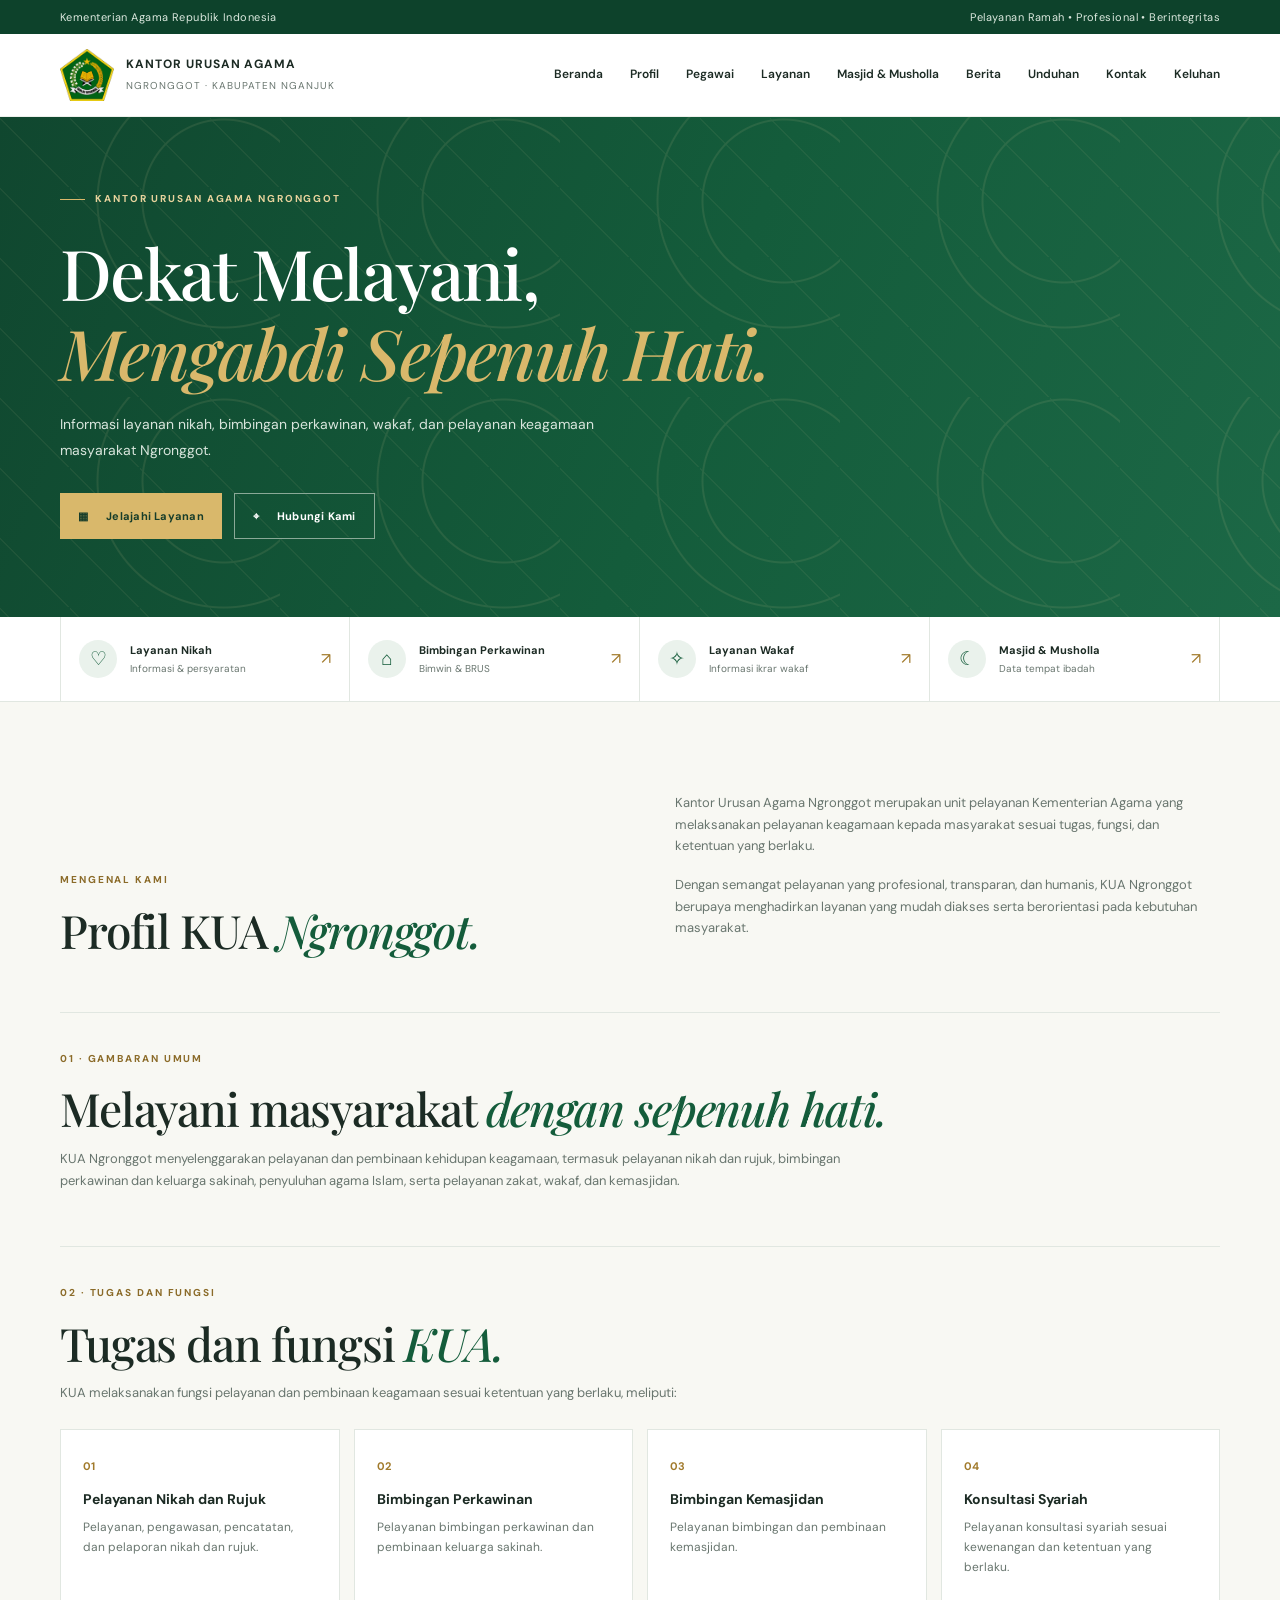
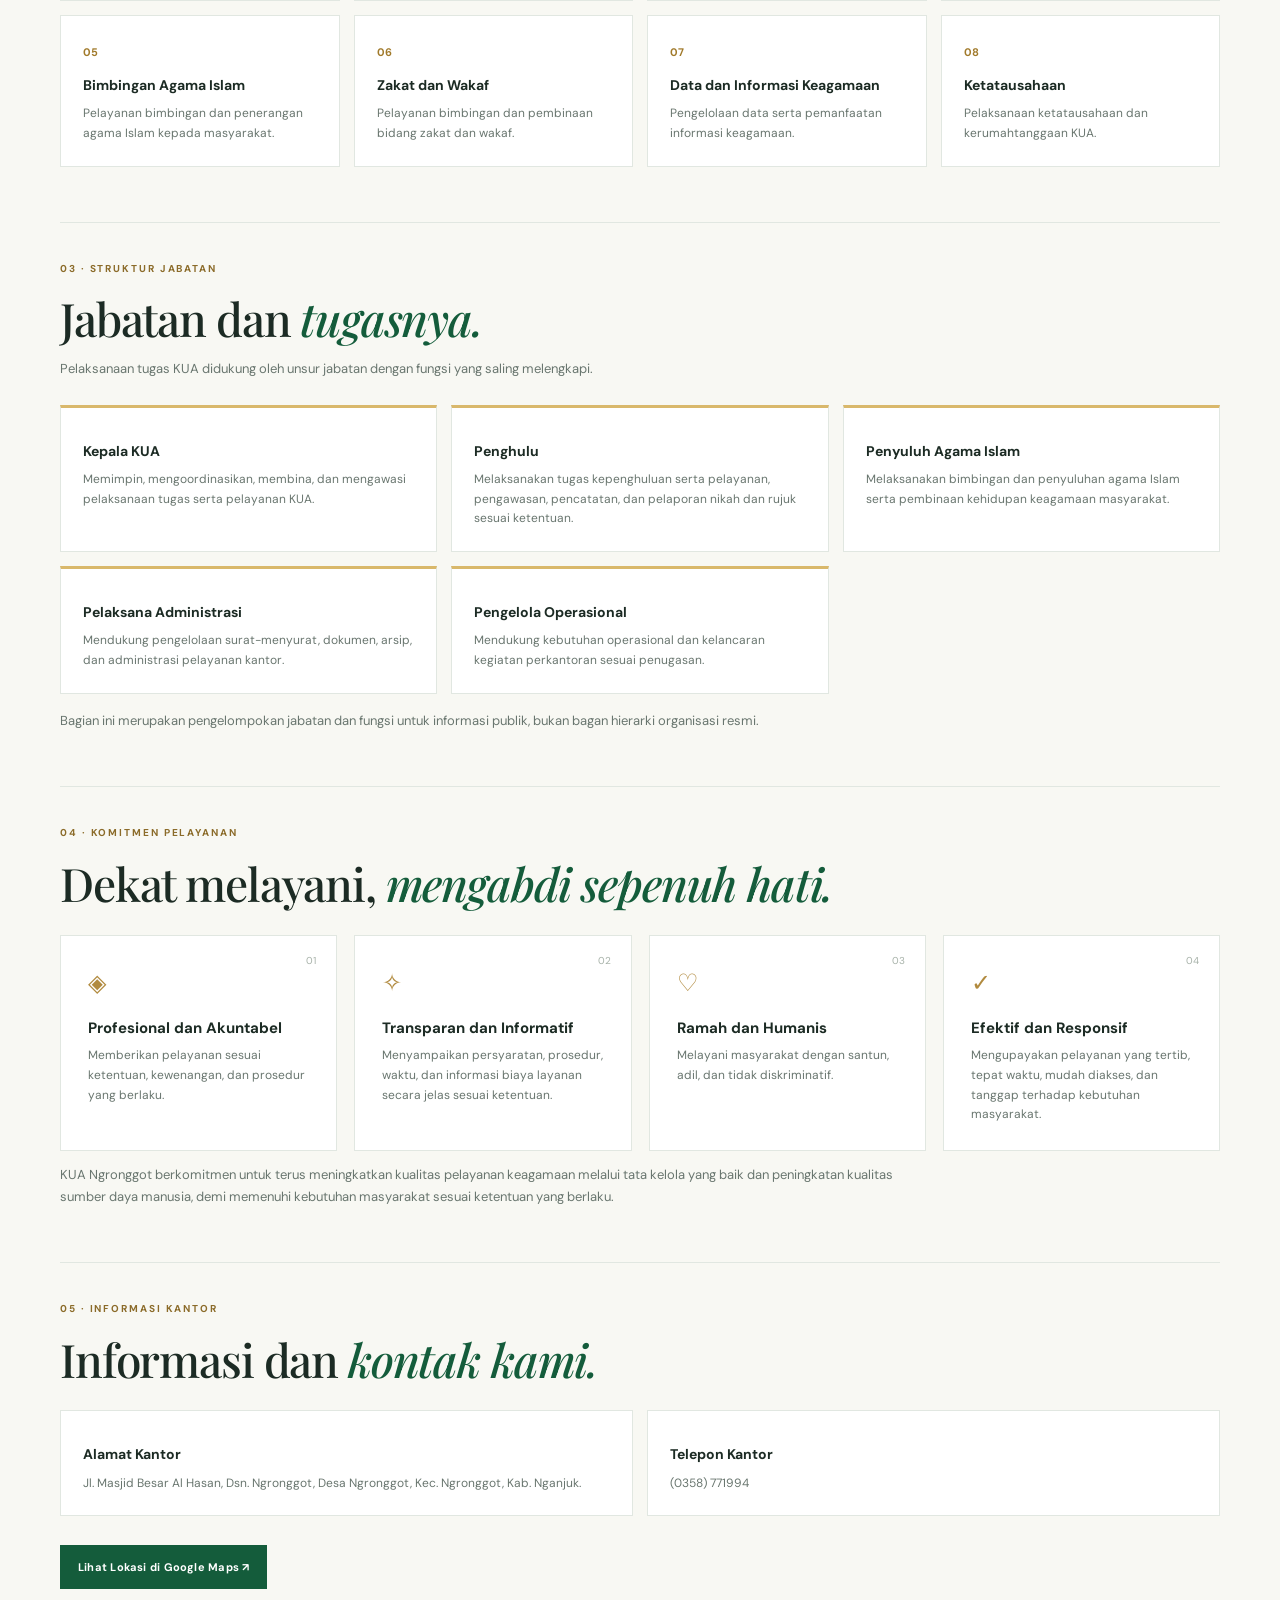
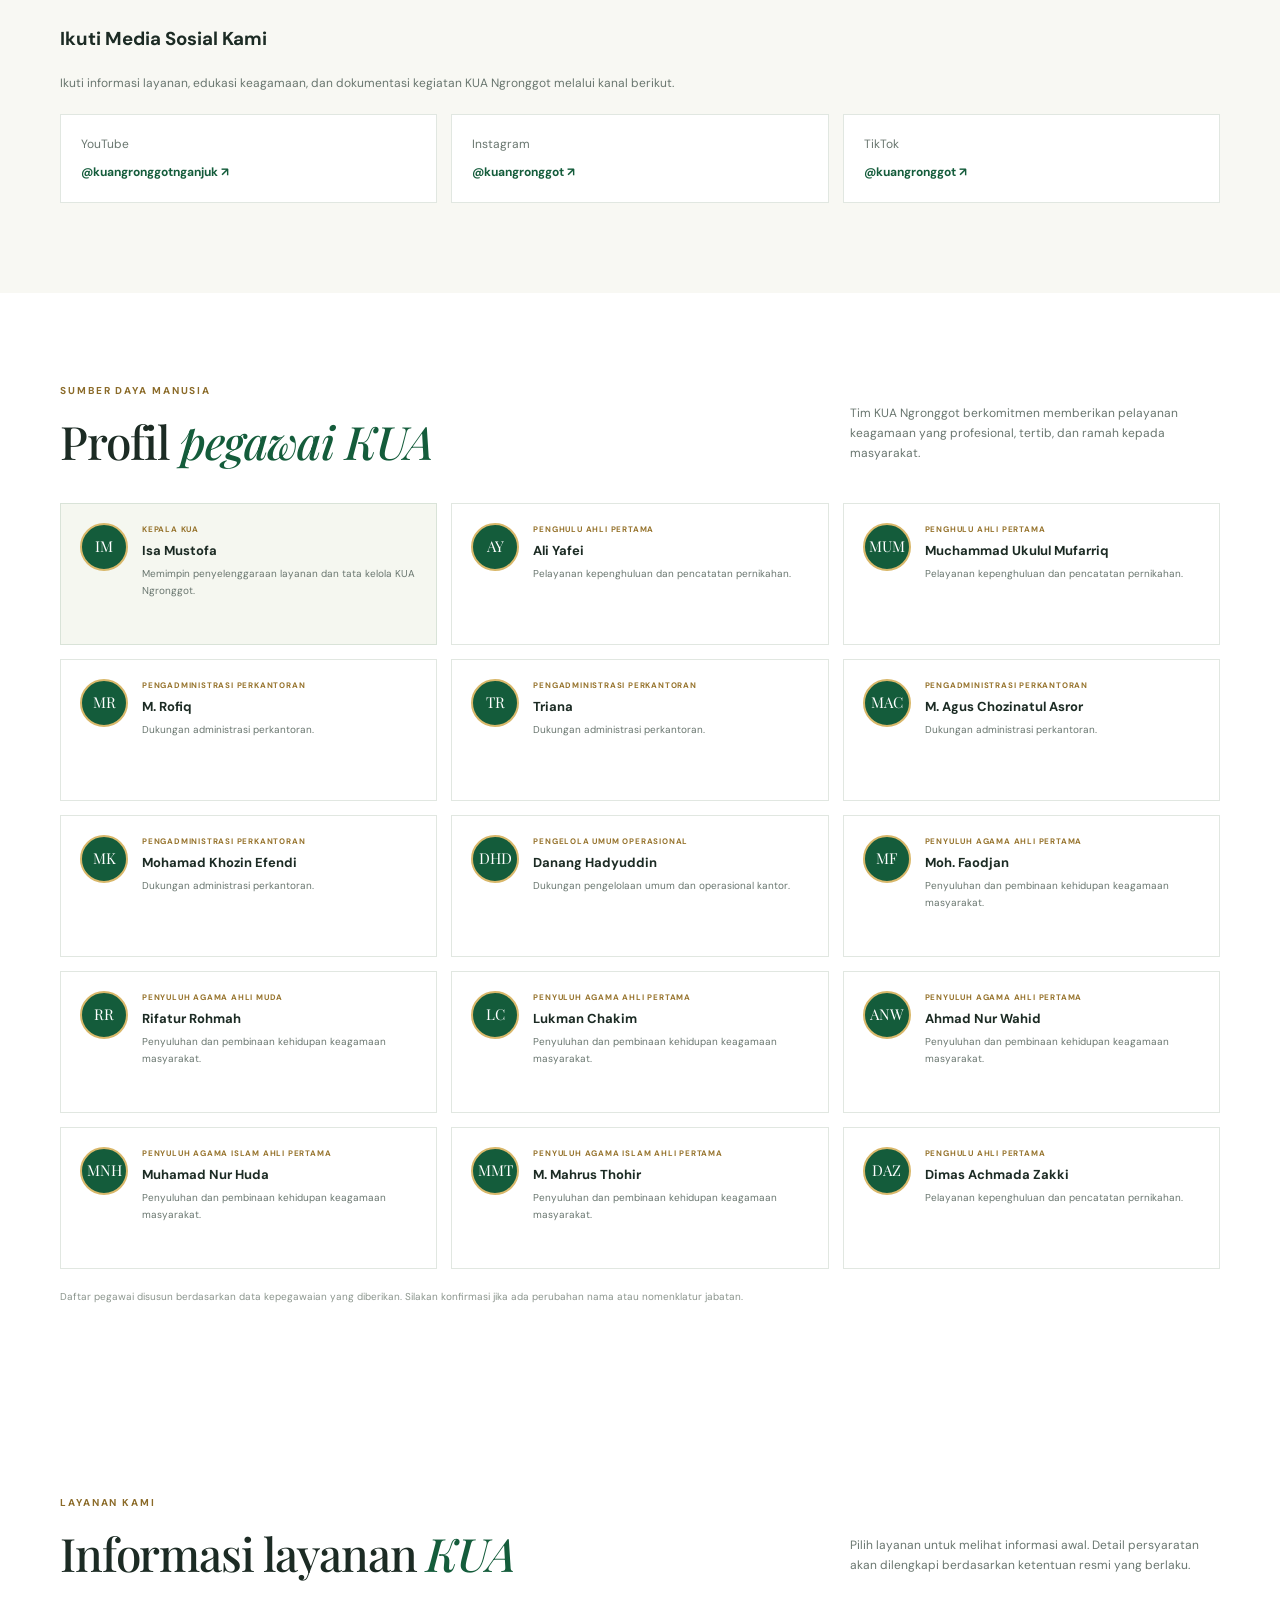
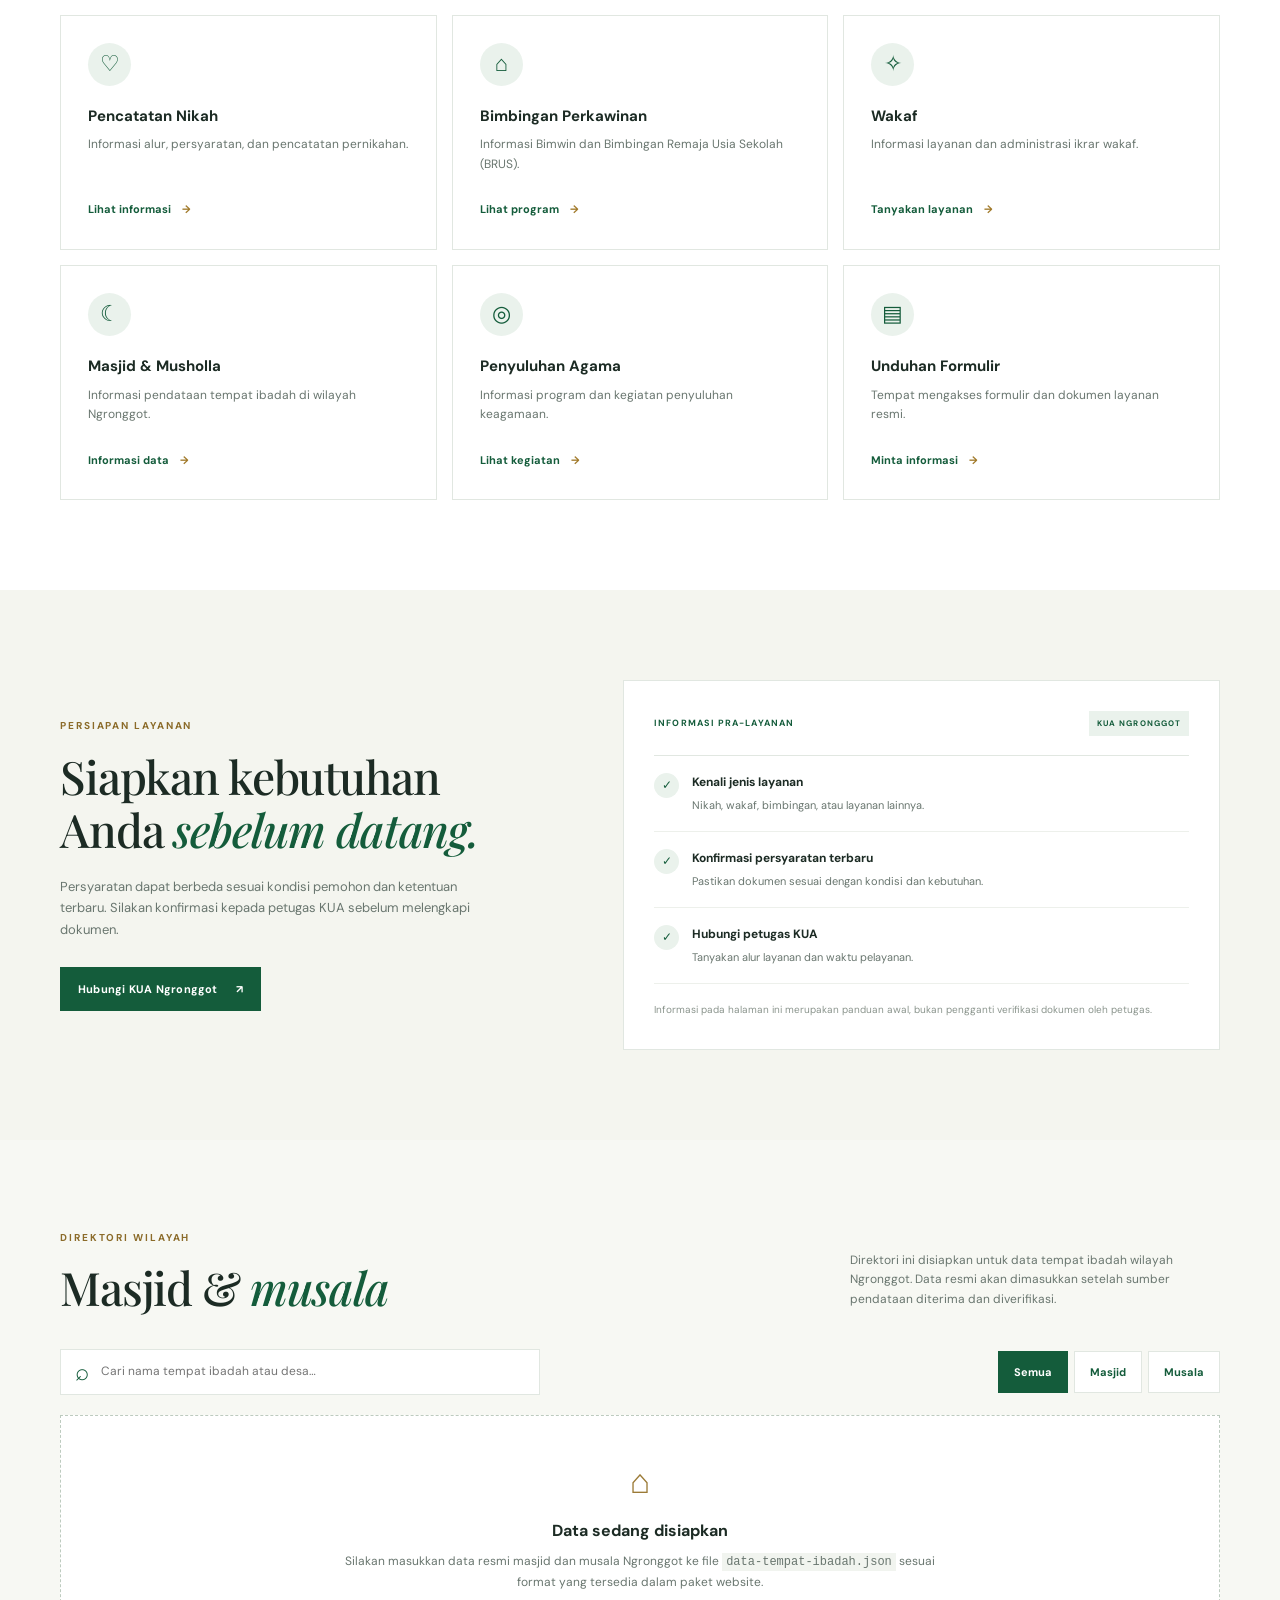
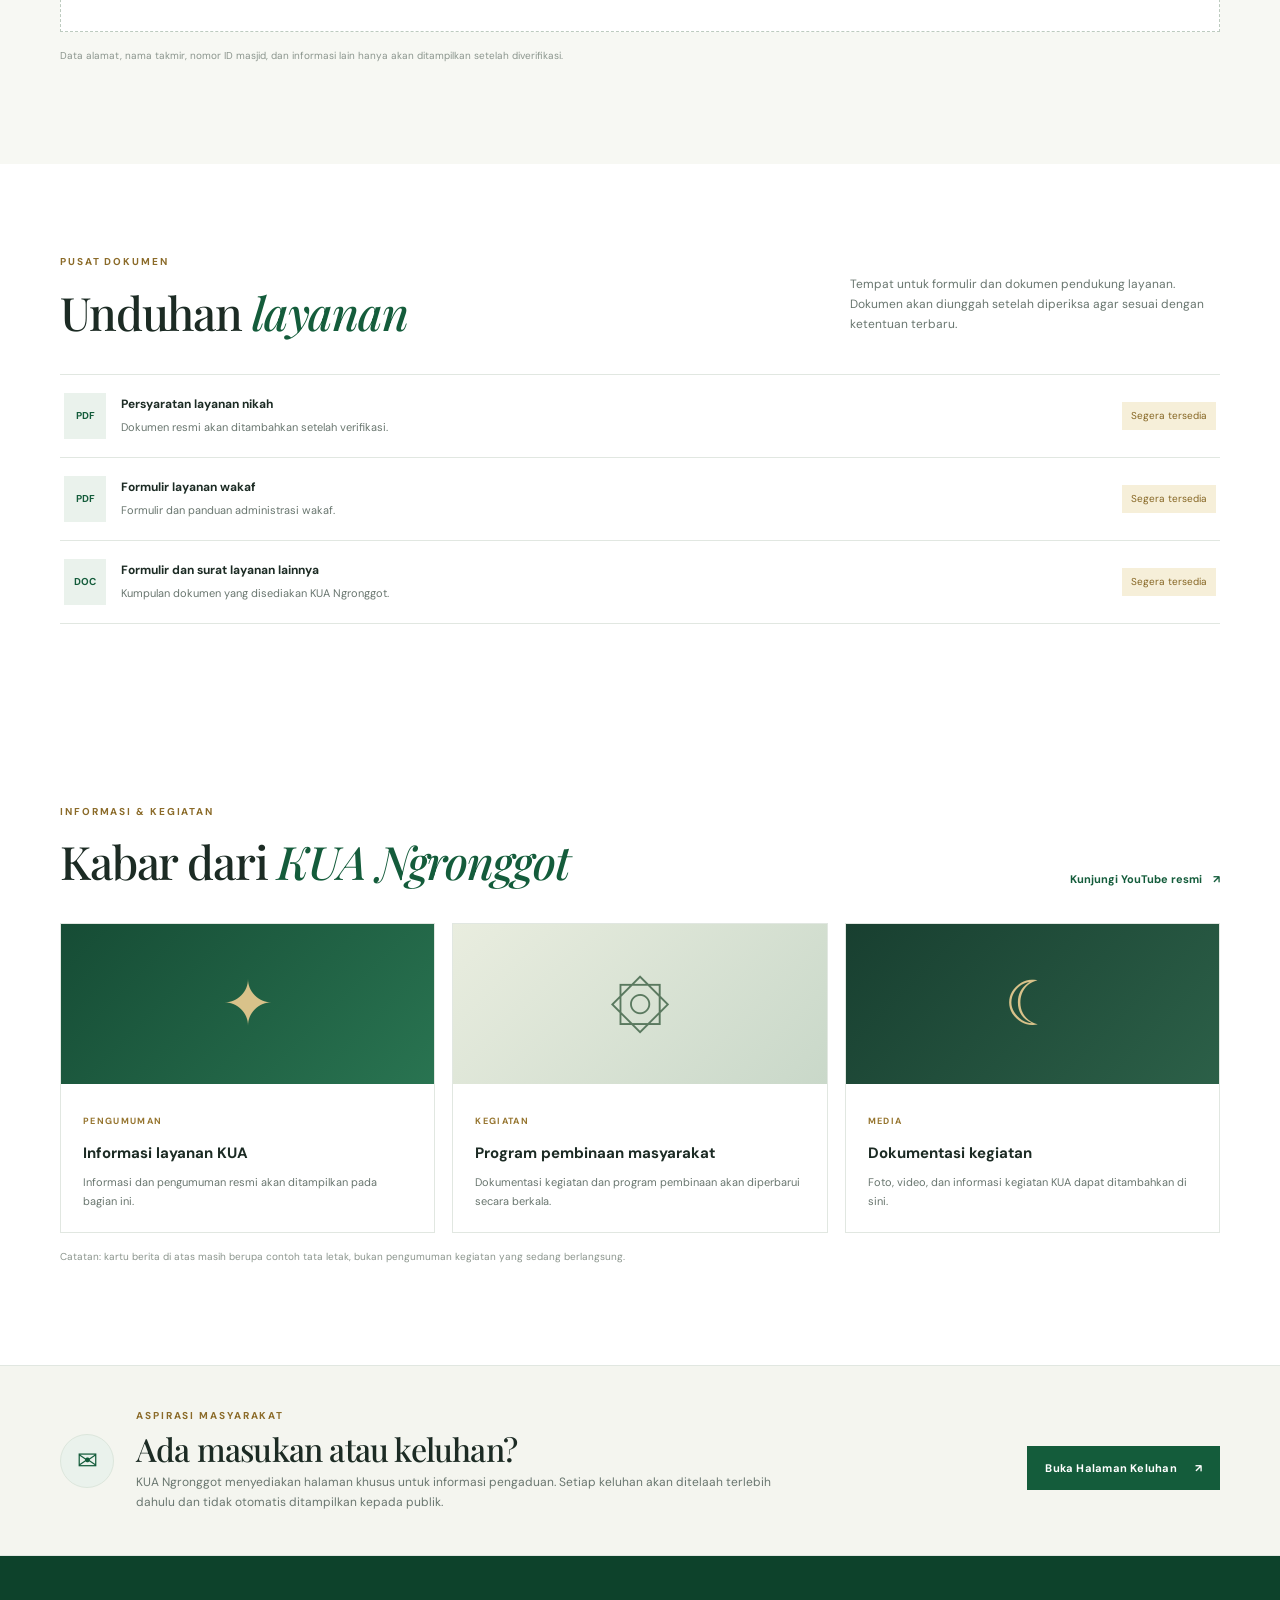
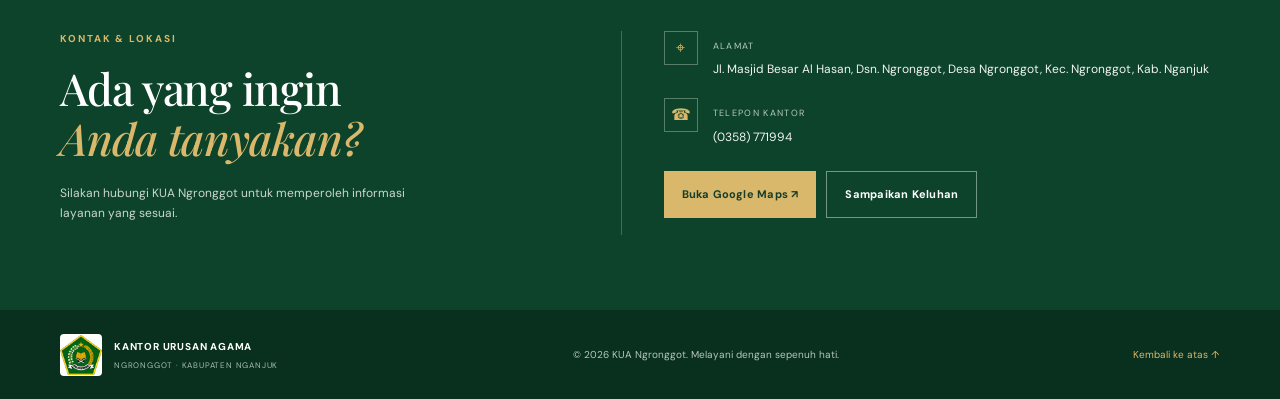
<file: index.html>
<!doctype html>
<html lang="id">
<head>
  <meta charset="utf-8">
  <meta name="viewport" content="width=device-width, initial-scale=1">
  <meta name="description" content="Website informasi dan layanan Kantor Urusan Agama Ngronggot, Kabupaten Nganjuk.">
  <title>KUA Ngronggot | Layanan Keagamaan</title>
  <link rel="stylesheet" href="style.css">
</head>
<body>
  <div class="topbar">
    <div class="container topbar-inner">
      <span>Kementerian Agama Republik Indonesia</span>
      <span>Pelayanan Ramah • Profesional • Berintegritas</span>
    </div>
  </div>
  <header class="header">
    <div class="container nav-wrap">
      <a class="brand" href="#beranda" aria-label="KUA Ngronggot Beranda">
        <img class="kemenag-logo" src="assets/logo-kemenag.png" alt="Lambang Kementerian Agama Republik Indonesia" loading="eager">
        <div><strong>KANTOR URUSAN AGAMA</strong><span>NGRONGGOT · KABUPATEN NGANJUK</span></div>
      </a>
      <button class="menu-toggle" aria-label="Buka menu" aria-expanded="false">☰</button>
      <nav class="nav" id="nav">
        <a href="#beranda">Beranda</a>
        <a href="#profil">Profil</a>
        <a href="#pegawai">Pegawai</a>
        <a href="#layanan">Layanan</a>
        <a href="#direktori">Masjid & Musholla</a>
        <a href="#informasi">Berita</a>
        <a href="#unduhan">Unduhan</a>
        <a href="#kontak">Kontak</a>
        <a href="keluhan.html">Keluhan</a>
      </nav>
    </div>
  </header>

  <main>
   
<section class="hero" id="beranda">
  <div class="hero-pattern"></div>

  <div class="container hero-content">
    <div class="eyebrow">
      <span></span>
      KANTOR URUSAN AGAMA NGRONGGOT
    </div>

    <h1>Dekat Melayani,<br><em>Mengabdi Sepenuh Hati.</em></h1>

    <p>
      Informasi layanan nikah, bimbingan perkawinan, wakaf,
      dan pelayanan keagamaan masyarakat Ngronggot.
    </p>

    <div class="hero-actions">
      <a class="btn btn-gold" href="#layanan">
        <span aria-hidden="true">▦</span>
        Jelajahi Layanan
      </a>

      <a class="btn btn-outline" href="#kontak">
        <span aria-hidden="true">⌖</span>
        Hubungi Kami
      </a>
    </div>
  </div>
</section>


    <section class="quick-strip">
      <div class="container quick-grid">
        <a href="#layanan"><span class="quick-icon">♡</span><span><b>Layanan Nikah</b><small>Informasi & persyaratan</small></span><i>↗</i></a>
        <a href="#bimwin"><span class="quick-icon">⌂</span><span><b>Bimbingan Perkawinan</b><small>Bimwin & BRUS</small></span><i>↗</i></a>
        <a href="#wakaf"><span class="quick-icon">✧</span><span><b>Layanan Wakaf</b><small>Informasi ikrar wakaf</small></span><i>↗</i></a>
        <a href="#direktori"><span class="quick-icon">☾</span><span><b>Masjid & Musholla</b><small>Data tempat ibadah</small></span><i>↗</i></a>
      </div>
    </section>

    
<section class="section intro" id="profil">
  <div class="container">
    <div class="intro-grid">
      <div>
        <div class="section-label">MENGENAL KAMI</div>
        <h2>Profil KUA <em>Ngronggot.</em></h2>
      </div>
      <div class="intro-copy">
        <p>Kantor Urusan Agama Ngronggot merupakan unit pelayanan Kementerian Agama yang melaksanakan pelayanan keagamaan kepada masyarakat sesuai tugas, fungsi, dan ketentuan yang berlaku.</p>
        <p>Dengan semangat pelayanan yang profesional, transparan, dan humanis, KUA Ngronggot berupaya menghadirkan layanan yang mudah diakses serta berorientasi pada kebutuhan masyarakat.</p>
      </div>
    </div>

    <!-- 1. GAMBARAN UMUM -->
    <div class="profile-subsection">
      <div class="section-label">01 · GAMBARAN UMUM</div>
      <h2>Melayani masyarakat <em>dengan sepenuh hati.</em></h2>
      <p>KUA Ngronggot menyelenggarakan pelayanan dan pembinaan kehidupan keagamaan, termasuk pelayanan nikah dan rujuk, bimbingan perkawinan dan keluarga sakinah, penyuluhan agama Islam, serta pelayanan zakat, wakaf, dan kemasjidan.</p>
    </div>

    <!-- 2. TUGAS DAN FUNGSI -->
    <div class="profile-subsection">
      <div class="section-label">02 · TUGAS DAN FUNGSI</div>
      <h2>Tugas dan fungsi <em>KUA.</em></h2>
      <p>KUA melaksanakan fungsi pelayanan dan pembinaan keagamaan sesuai ketentuan yang berlaku, meliputi:</p>

      <div class="profile-function-grid">
        <article class="profile-function-card">
          <span>01</span>
          <h3>Pelayanan Nikah dan Rujuk</h3>
          <p>Pelayanan, pengawasan, pencatatan, dan pelaporan nikah dan rujuk.</p>
        </article>
        <article class="profile-function-card">
          <span>02</span>
          <h3>Bimbingan Perkawinan</h3>
          <p>Pelayanan bimbingan perkawinan dan pembinaan keluarga sakinah.</p>
        </article>
        <article class="profile-function-card">
          <span>03</span>
          <h3>Bimbingan Kemasjidan</h3>
          <p>Pelayanan bimbingan dan pembinaan kemasjidan.</p>
        </article>
        <article class="profile-function-card">
          <span>04</span>
          <h3>Konsultasi Syariah</h3>
          <p>Pelayanan konsultasi syariah sesuai kewenangan dan ketentuan yang berlaku.</p>
        </article>
        <article class="profile-function-card">
          <span>05</span>
          <h3>Bimbingan Agama Islam</h3>
          <p>Pelayanan bimbingan dan penerangan agama Islam kepada masyarakat.</p>
        </article>
        <article class="profile-function-card">
          <span>06</span>
          <h3>Zakat dan Wakaf</h3>
          <p>Pelayanan bimbingan dan pembinaan bidang zakat dan wakaf.</p>
        </article>
        <article class="profile-function-card">
          <span>07</span>
          <h3>Data dan Informasi Keagamaan</h3>
          <p>Pengelolaan data serta pemanfaatan informasi keagamaan.</p>
        </article>
        <article class="profile-function-card">
          <span>08</span>
          <h3>Ketatausahaan</h3>
          <p>Pelaksanaan ketatausahaan dan kerumahtanggaan KUA.</p>
        </article>
      </div>
    </div>

    <!-- 3. STRUKTUR JABATAN DAN TUGAS -->
    <div class="profile-subsection">
      <div class="section-label">03 · STRUKTUR JABATAN</div>
      <h2>Jabatan dan <em>tugasnya.</em></h2>
      <p>Pelaksanaan tugas KUA didukung oleh unsur jabatan dengan fungsi yang saling melengkapi.</p>

      <div class="profile-job-grid">
        <article class="profile-job-card">
          <h3>Kepala KUA</h3>
          <p>Memimpin, mengoordinasikan, membina, dan mengawasi pelaksanaan tugas serta pelayanan KUA.</p>
        </article>
        <article class="profile-job-card">
          <h3>Penghulu</h3>
          <p>Melaksanakan tugas kepenghuluan serta pelayanan, pengawasan, pencatatan, dan pelaporan nikah dan rujuk sesuai ketentuan.</p>
        </article>
        <article class="profile-job-card">
          <h3>Penyuluh Agama Islam</h3>
          <p>Melaksanakan bimbingan dan penyuluhan agama Islam serta pembinaan kehidupan keagamaan masyarakat.</p>
        </article>
        <article class="profile-job-card">
          <h3>Pelaksana Administrasi</h3>
          <p>Mendukung pengelolaan surat-menyurat, dokumen, arsip, dan administrasi pelayanan kantor.</p>
        </article>
        <article class="profile-job-card">
          <h3>Pengelola Operasional</h3>
          <p>Mendukung kebutuhan operasional dan kelancaran kegiatan perkantoran sesuai penugasan.</p>
        </article>
      </div>
      <p class="content-note">Bagian ini merupakan pengelompokan jabatan dan fungsi untuk informasi publik, bukan bagan hierarki organisasi resmi.</p>
    </div>

    <!-- 4. KOMITMEN PELAYANAN -->
    <div class="profile-subsection">
      <div class="section-label">04 · KOMITMEN PELAYANAN</div>
      <h2>Dekat melayani, <em>mengabdi sepenuh hati.</em></h2>

      <div class="values-grid">
        <article class="value-card">
          <span class="value-number">01</span>
          <div class="value-symbol">◈</div>
          <h3>Profesional dan Akuntabel</h3>
          <p>Memberikan pelayanan sesuai ketentuan, kewenangan, dan prosedur yang berlaku.</p>
        </article>
        <article class="value-card">
          <span class="value-number">02</span>
          <div class="value-symbol">✧</div>
          <h3>Transparan dan Informatif</h3>
          <p>Menyampaikan persyaratan, prosedur, waktu, dan informasi biaya layanan secara jelas sesuai ketentuan.</p>
        </article>
        <article class="value-card">
          <span class="value-number">03</span>
          <div class="value-symbol">♡</div>
          <h3>Ramah dan Humanis</h3>
          <p>Melayani masyarakat dengan santun, adil, dan tidak diskriminatif.</p>
        </article>
        <article class="value-card">
          <span class="value-number">04</span>
          <div class="value-symbol">✓</div>
          <h3>Efektif dan Responsif</h3>
          <p>Mengupayakan pelayanan yang tertib, tepat waktu, mudah diakses, dan tanggap terhadap kebutuhan masyarakat.</p>
        </article>
      </div>

      <p>KUA Ngronggot berkomitmen untuk terus meningkatkan kualitas pelayanan keagamaan melalui tata kelola yang baik dan peningkatan kualitas sumber daya manusia, demi memenuhi kebutuhan masyarakat sesuai ketentuan yang berlaku.</p>
    </div>

    <!-- 5. INFORMASI KANTOR DAN MEDIA SOSIAL -->
    <div class="profile-subsection" id="informasi-kantor">
      <div class="section-label">05 · INFORMASI KANTOR</div>
      <h2>Informasi dan <em>kontak kami.</em></h2>

      <div class="profile-contact-grid">
        <div class="profile-contact-card">
          <h3>Alamat Kantor</h3>
          <p>Jl. Masjid Besar Al Hasan, Dsn. Ngronggot, Desa Ngronggot, Kec. Ngronggot, Kab. Nganjuk.</p>
        </div>
        <div class="profile-contact-card">
          <h3>Telepon Kantor</h3>
          <p><a href="tel:+62358771994">(0358) 771994</a></p>
        </div>
      </div>

      <div class="profile-map-link">
        <a class="btn btn-green" href="https://www.google.com/maps/search/?api=1&amp;query=KUA+Ngronggot%2C+Jalan+Masjid+Besar+Al+Hasan%2C+Ngronggot%2C+Nganjuk" target="_blank" rel="noopener">Lihat Lokasi di Google Maps ↗</a>
      </div>

      <div class="profile-social-section">
        <h3>Ikuti Media Sosial Kami</h3>
        <p>Ikuti informasi layanan, edukasi keagamaan, dan dokumentasi kegiatan KUA Ngronggot melalui kanal berikut.</p>

        <div class="profile-social-grid">
          <a class="profile-social-link" href="https://www.youtube.com/@kuangronggotnganjuk" target="_blank" rel="noopener">
            <span>YouTube</span>
            <strong>@kuangronggotnganjuk ↗</strong>
          </a>
          <a class="profile-social-link" href="https://www.instagram.com/kuangronggot/" target="_blank" rel="noopener">
            <span>Instagram</span>
            <strong>@kuangronggot ↗</strong>
          </a>
          <a class="profile-social-link" href="https://www.tiktok.com/@kuangronggot" target="_blank" rel="noopener">
            <span>TikTok</span>
            <strong>@kuangronggot ↗</strong>
          </a>
        </div>
      </div>
    </div>
  </div>
</section>


    <section class="section staff" id="pegawai">
      <div class="container">
        <div class="section-heading">
          <div><div class="section-label">SUMBER DAYA MANUSIA</div><h2>Profil <em>pegawai KUA</em></h2></div>
          <p>Tim KUA Ngronggot berkomitmen memberikan pelayanan keagamaan yang profesional, tertib, dan ramah kepada masyarakat.</p>
        </div>
        <div class="staff-grid">
          <article class="staff-card staff-lead">
            <div class="staff-avatar">IM</div>
            <div class="staff-info"><span class="staff-role">KEPALA KUA</span><h3>Isa Mustofa</h3><p>Memimpin penyelenggaraan layanan dan tata kelola KUA Ngronggot.</p></div>
          </article>
          <article class="staff-card">
            <div class="staff-avatar">AY</div>
            <div class="staff-info"><span class="staff-role">PENGHULU AHLI PERTAMA</span><h3>Ali Yafei</h3><p>Pelayanan kepenghuluan dan pencatatan pernikahan.</p></div>
          </article>
          <article class="staff-card">
            <div class="staff-avatar">MUM</div>
            <div class="staff-info"><span class="staff-role">PENGHULU AHLI PERTAMA</span><h3>Muchammad Ukulul Mufarriq</h3><p>Pelayanan kepenghuluan dan pencatatan pernikahan.</p></div>
          </article>
          <article class="staff-card">
            <div class="staff-avatar">MR</div>
            <div class="staff-info"><span class="staff-role">PENGADMINISTRASI PERKANTORAN</span><h3>M. Rofiq</h3><p>Dukungan administrasi perkantoran.</p></div>
          </article>
          <article class="staff-card">
            <div class="staff-avatar">TR</div>
            <div class="staff-info"><span class="staff-role">PENGADMINISTRASI PERKANTORAN</span><h3>Triana</h3><p>Dukungan administrasi perkantoran.</p></div>
          </article>
          <article class="staff-card">
            <div class="staff-avatar">MAC</div>
            <div class="staff-info"><span class="staff-role">PENGADMINISTRASI PERKANTORAN</span><h3>M. Agus Chozinatul Asror</h3><p>Dukungan administrasi perkantoran.</p></div>
          </article>
          <article class="staff-card">
            <div class="staff-avatar">MK</div>
            <div class="staff-info"><span class="staff-role">PENGADMINISTRASI PERKANTORAN</span><h3>Mohamad Khozin Efendi</h3><p>Dukungan administrasi perkantoran.</p></div>
          </article>
          <article class="staff-card">
            <div class="staff-avatar">DHD</div>
            <div class="staff-info"><span class="staff-role">PENGELOLA UMUM OPERASIONAL</span><h3>Danang Hadyuddin</h3><p>Dukungan pengelolaan umum dan operasional kantor.</p></div>
          </article>
          <article class="staff-card">
            <div class="staff-avatar">MF</div>
            <div class="staff-info"><span class="staff-role">PENYULUH AGAMA AHLI PERTAMA</span><h3>Moh. Faodjan</h3><p>Penyuluhan dan pembinaan kehidupan keagamaan masyarakat.</p></div>
          </article>
          <article class="staff-card">
            <div class="staff-avatar">RR</div>
            <div class="staff-info"><span class="staff-role">PENYULUH AGAMA AHLI MUDA</span><h3>Rifatur Rohmah</h3><p>Penyuluhan dan pembinaan kehidupan keagamaan masyarakat.</p></div>
          </article>
          <article class="staff-card">
            <div class="staff-avatar">LC</div>
            <div class="staff-info"><span class="staff-role">PENYULUH AGAMA AHLI PERTAMA</span><h3>Lukman Chakim</h3><p>Penyuluhan dan pembinaan kehidupan keagamaan masyarakat.</p></div>
          </article>
          <article class="staff-card">
            <div class="staff-avatar">ANW</div>
            <div class="staff-info"><span class="staff-role">PENYULUH AGAMA AHLI PERTAMA</span><h3>Ahmad Nur Wahid</h3><p>Penyuluhan dan pembinaan kehidupan keagamaan masyarakat.</p></div>
          </article>
          <article class="staff-card">
            <div class="staff-avatar">MNH</div>
            <div class="staff-info"><span class="staff-role">PENYULUH AGAMA ISLAM AHLI PERTAMA</span><h3>Muhamad Nur Huda</h3><p>Penyuluhan dan pembinaan kehidupan keagamaan masyarakat.</p></div>
          </article>
          <article class="staff-card">
            <div class="staff-avatar">MMT</div>
            <div class="staff-info"><span class="staff-role">PENYULUH AGAMA ISLAM AHLI PERTAMA</span><h3>M. Mahrus Thohir</h3><p>Penyuluhan dan pembinaan kehidupan keagamaan masyarakat.</p></div>
          </article>
          <article class="staff-card">
            <div class="staff-avatar">DAZ</div>
            <div class="staff-info"><span class="staff-role">PENGHULU AHLI PERTAMA</span><h3>Dimas Achmada Zakki</h3><p>Pelayanan kepenghuluan dan pencatatan pernikahan.</p></div>
          </article>
        </div>
        <p class="content-note">Daftar pegawai disusun berdasarkan data kepegawaian yang diberikan. Silakan konfirmasi jika ada perubahan nama atau nomenklatur jabatan.</p>
      </div>
    </section>

    <section class="section services" id="layanan">
      <div class="container">
        <div class="section-heading">
          <div><div class="section-label">LAYANAN KAMI</div><h2>Informasi layanan <em>KUA</em></h2></div>
          <p>Pilih layanan untuk melihat informasi awal. Detail persyaratan akan dilengkapi berdasarkan ketentuan resmi yang berlaku.</p>
        </div>
        <div class="service-grid">
          <article class="service-card"><div class="service-icon">♡</div><h3>Pencatatan Nikah</h3><p>Informasi alur, persyaratan, dan pencatatan pernikahan.</p><a href="#persyaratan">Lihat informasi <span>→</span></a></article>
          <article class="service-card" id="bimwin"><div class="service-icon">⌂</div><h3>Bimbingan Perkawinan</h3><p>Informasi Bimwin dan Bimbingan Remaja Usia Sekolah (BRUS).</p><a href="#informasi">Lihat program <span>→</span></a></article>
          <article class="service-card" id="wakaf"><div class="service-icon">✧</div><h3>Wakaf</h3><p>Informasi layanan dan administrasi ikrar wakaf.</p><a href="#kontak">Tanyakan layanan <span>→</span></a></article>
          <article class="service-card" id="data-masjid"><div class="service-icon">☾</div><h3>Masjid & Musholla</h3><p>Informasi pendataan tempat ibadah di wilayah Ngronggot.</p><a href="#kontak">Informasi data <span>→</span></a></article>
          <article class="service-card"><div class="service-icon">◎</div><h3>Penyuluhan Agama</h3><p>Informasi program dan kegiatan penyuluhan keagamaan.</p><a href="#informasi">Lihat kegiatan <span>→</span></a></article>
          <article class="service-card"><div class="service-icon">▤</div><h3>Unduhan Formulir</h3><p>Tempat mengakses formulir dan dokumen layanan resmi.</p><a href="#kontak">Minta informasi <span>→</span></a></article>
        </div>
      </div>
    </section>

    <section class="section requirements" id="persyaratan">
      <div class="container requirement-grid">
        <div>
          <div class="section-label">PERSIAPAN LAYANAN</div>
          <h2>Siapkan kebutuhan Anda <em>sebelum datang.</em></h2>
          <p class="muted">Persyaratan dapat berbeda sesuai kondisi pemohon dan ketentuan terbaru. Silakan konfirmasi kepada petugas KUA sebelum melengkapi dokumen.</p>
          <a class="btn btn-green" href="#kontak">Hubungi KUA Ngronggot <span>↗</span></a>
        </div>
        <div class="check-panel">
          <div class="check-panel-head"><span>INFORMASI PRA-LAYANAN</span><span class="check-badge">KUA NGRONGGOT</span></div>
          <div class="check-row"><span class="check">✓</span><div><b>Kenali jenis layanan</b><small>Nikah, wakaf, bimbingan, atau layanan lainnya.</small></div></div>
          <div class="check-row"><span class="check">✓</span><div><b>Konfirmasi persyaratan terbaru</b><small>Pastikan dokumen sesuai dengan kondisi dan kebutuhan.</small></div></div>
          <div class="check-row"><span class="check">✓</span><div><b>Hubungi petugas KUA</b><small>Tanyakan alur layanan dan waktu pelayanan.</small></div></div>
          <p class="small-note">Informasi pada halaman ini merupakan panduan awal, bukan pengganti verifikasi dokumen oleh petugas.</p>
        </div>
      </div>
    </section>


    <section class="section directory" id="direktori">
      <div class="container">
        <div class="section-heading">
          <div><div class="section-label">DIREKTORI WILAYAH</div><h2>Masjid & <em>musala</em></h2></div>
          <p>Direktori ini disiapkan untuk data tempat ibadah wilayah Ngronggot. Data resmi akan dimasukkan setelah sumber pendataan diterima dan diverifikasi.</p>
        </div>
        <div class="directory-tools">
          <label class="search-box"><span>⌕</span><input id="placeSearch" type="search" placeholder="Cari nama tempat ibadah atau desa…" aria-label="Cari tempat ibadah"></label>
          <div class="filter-buttons" role="group" aria-label="Filter jenis tempat ibadah">
            <button class="filter-btn active" data-filter="semua">Semua</button>
            <button class="filter-btn" data-filter="masjid">Masjid</button>
            <button class="filter-btn" data-filter="musala">Musala</button>
          </div>
        </div>
        <div class="directory-empty" id="directoryEmpty">
          <div class="empty-symbol">⌂</div>
          <h3>Data sedang disiapkan</h3>
          <p>Silakan masukkan data resmi masjid dan musala Ngronggot ke file <code>data-tempat-ibadah.json</code> sesuai format yang tersedia dalam paket website.</p>
        </div>
        <div class="directory-list" id="directoryList" aria-live="polite"></div>
        <p class="content-note">Data alamat, nama takmir, nomor ID masjid, dan informasi lain hanya akan ditampilkan setelah diverifikasi.</p>
      </div>
    </section>

    <section class="section downloads" id="unduhan">
      <div class="container">
        <div class="section-heading">
          <div><div class="section-label">PUSAT DOKUMEN</div><h2>Unduhan <em>layanan</em></h2></div>
          <p>Tempat untuk formulir dan dokumen pendukung layanan. Dokumen akan diunggah setelah diperiksa agar sesuai dengan ketentuan terbaru.</p>
        </div>
        <div class="download-list">
          <div class="download-item"><div class="download-icon">PDF</div><div><b>Persyaratan layanan nikah</b><small>Dokumen resmi akan ditambahkan setelah verifikasi.</small></div><span class="coming-soon">Segera tersedia</span></div>
          <div class="download-item"><div class="download-icon">PDF</div><div><b>Formulir layanan wakaf</b><small>Formulir dan panduan administrasi wakaf.</small></div><span class="coming-soon">Segera tersedia</span></div>
          <div class="download-item"><div class="download-icon">DOC</div><div><b>Formulir dan surat layanan lainnya</b><small>Kumpulan dokumen yang disediakan KUA Ngronggot.</small></div><span class="coming-soon">Segera tersedia</span></div>
        </div>
      </div>
    </section>

    <section class="section news" id="informasi">
      <div class="container">
        <div class="section-heading">
          <div><div class="section-label">INFORMASI & KEGIATAN</div><h2>Kabar dari <em>KUA Ngronggot</em></h2></div>
          <a class="text-link" href="https://www.youtube.com/@kuangronggotnganjuk/videos" target="_blank" rel="noopener">Kunjungi YouTube resmi <span>↗</span></a>
        </div>
        <div class="news-grid">
          <article class="news-card"><div class="news-art art-one"><span>✦</span></div><div class="news-body"><span class="news-tag">PENGUMUMAN</span><h3>Informasi layanan KUA</h3><p>Informasi dan pengumuman resmi akan ditampilkan pada bagian ini.</p></div></article>
          <article class="news-card"><div class="news-art art-two"><span>۞</span></div><div class="news-body"><span class="news-tag">KEGIATAN</span><h3>Program pembinaan masyarakat</h3><p>Dokumentasi kegiatan dan program pembinaan akan diperbarui secara berkala.</p></div></article>
          <article class="news-card"><div class="news-art art-three"><span>☾</span></div><div class="news-body"><span class="news-tag">MEDIA</span><h3>Dokumentasi kegiatan</h3><p>Foto, video, dan informasi kegiatan KUA dapat ditambahkan di sini.</p></div></article>
        </div>
        <p class="content-note">Catatan: kartu berita di atas masih berupa contoh tata letak, bukan pengumuman kegiatan yang sedang berlangsung.</p>
      </div>
    </section>

    <section class="complaint-callout" aria-labelledby="complaint-title">
      <div class="container complaint-callout-inner">
        <div class="complaint-callout-icon" aria-hidden="true">✉</div>
        <div class="complaint-callout-copy">
          <div class="section-label">ASPIRASI MASYARAKAT</div>
          <h2 id="complaint-title">Ada masukan atau keluhan?</h2>
          <p>KUA Ngronggot menyediakan halaman khusus untuk informasi pengaduan. Setiap keluhan akan ditelaah terlebih dahulu dan tidak otomatis ditampilkan kepada publik.</p>
        </div>
        <a class="btn btn-green" href="keluhan.html">Buka Halaman Keluhan <span>↗</span></a>
      </div>
    </section>

    <section class="contact-band" id="kontak">
      <div class="container contact-grid">
        <div><div class="section-label light-label">KONTAK & LOKASI</div><h2>Ada yang ingin<br><em>Anda tanyakan?</em></h2><p>Silakan hubungi KUA Ngronggot untuk memperoleh informasi layanan yang sesuai.</p></div>
        <div class="contact-details">
          <div class="contact-item"><span>⌖</span><div><small>ALAMAT</small><p>Jl. Masjid Besar Al Hasan, Dsn. Ngronggot, Desa Ngronggot, Kec. Ngronggot, Kab. Nganjuk</p></div></div>
          <div class="contact-item"><span>☎</span><div><small>TELEPON KANTOR</small><p>(0358) 771994</p></div></div>
          <div class="contact-actions"><a class="btn btn-gold" href="https://www.google.com/maps/search/?api=1&query=KUA+Ngronggot%2C+Jalan+Masjid+Besar+Al+Hasan%2C+Ngronggot%2C+Nganjuk" target="_blank" rel="noopener">Buka Google Maps ↗</a><a class="btn btn-light-outline" href="keluhan.html">Sampaikan Keluhan</a></div>
        </div>
      </div>
    </section>
  </main>

  <footer class="footer">
    <div class="container footer-inner"><a class="brand footer-brand" href="#beranda"><img class="kemenag-logo footer-logo" src="assets/logo-kemenag.png" alt="Lambang Kementerian Agama Republik Indonesia" loading="lazy"><div><strong>KANTOR URUSAN AGAMA</strong><span>NGRONGGOT · KABUPATEN NGANJUK</span></div></a><p>© <span id="year"></span> KUA Ngronggot. Melayani dengan sepenuh hati.</p><a href="#beranda" class="back-top">Kembali ke atas ↑</a></div>
  </footer>
  <script src="script.js"></script>
  <script src="directory.js"></script>
</body>
</html>
</file>
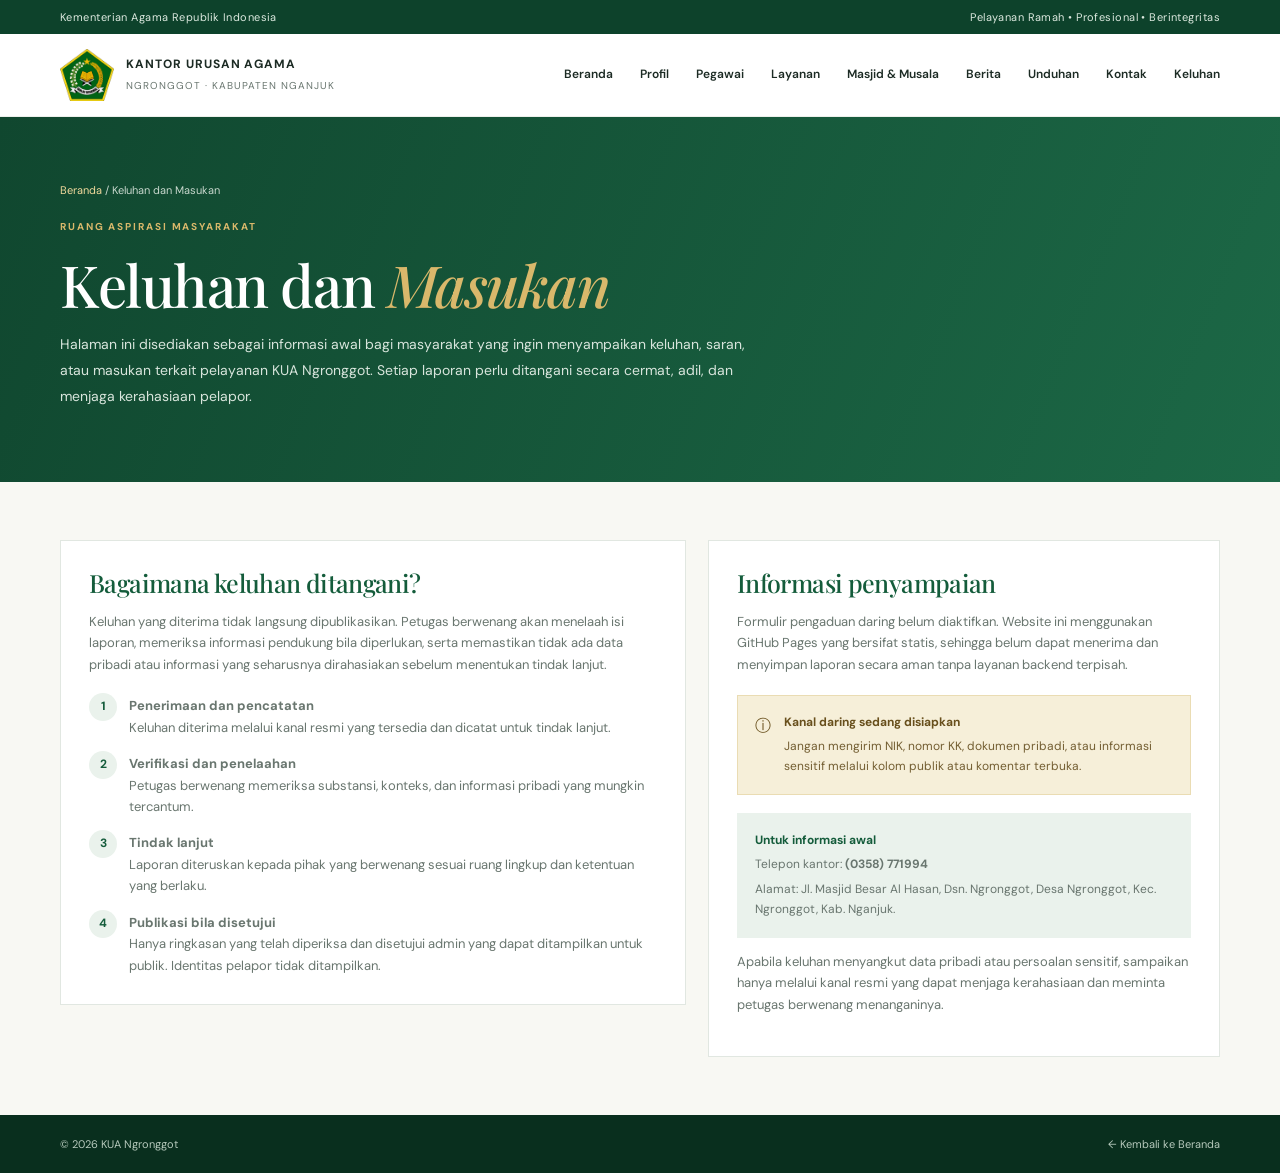
<file: keluhan.html>
<!doctype html>
<html lang="id">
<head>
  <meta charset="utf-8">
  <meta name="viewport" content="width=device-width, initial-scale=1">
  <meta name="description" content="Informasi penyampaian keluhan dan masukan untuk KUA Ngronggot.">
  <title>Keluhan dan Masukan | KUA Ngronggot</title>
  <link rel="stylesheet" href="style.css">
  <style>
    .complaint-hero{background:linear-gradient(112deg,#10472f,#1c6846);color:#fff;padding:64px 0 58px}
    .complaint-hero h1{font-size:clamp(38px,5vw,58px);margin:15px 0}
    .complaint-hero p{max-width:700px;color:#d8e5dc;font-size:14px;line-height:1.85}
    .crumb{font-size:11px;color:#c9d8ce;margin-bottom:20px}.crumb a{color:#f1d99c}
    .complaint-content{background:#f8f8f3;min-height:420px;padding:58px 0}
    .complaint-grid{display:grid;grid-template-columns:1.1fr .9fr;gap:22px;align-items:start}
    .complaint-panel{background:#fff;border:1px solid var(--line);padding:28px}
    .complaint-panel h2{font-size:25px;margin:0 0 12px;color:var(--green)}
    .complaint-panel p,.complaint-panel li{font-size:13px;color:var(--muted)}
    .complaint-panel ul{padding-left:20px;margin-bottom:0}
    .status-note{display:flex;gap:13px;background:#f6efd9;border:1px solid #eadcb3;padding:17px;margin-top:20px;color:#684f1c}
    .status-note strong{display:block;font-size:12px}.status-note p{margin:4px 0 0;color:#735e32;font-size:12px}
    .steps{display:grid;gap:13px;margin-top:18px}.step{display:flex;gap:12px}.step-num{width:28px;height:28px;flex:0 0 28px;border-radius:50%;display:grid;place-items:center;background:var(--mint);color:var(--green);font-size:12px;font-weight:700}.step p{margin:2px 0 0}
    .contact-mini{padding:18px;background:var(--mint);margin-top:18px}.contact-mini b{display:block;color:var(--green);font-size:12px}.contact-mini p{margin:5px 0 0;font-size:12px}
    .page-footer{padding:20px 0;background:#092f1e;color:#b6c9bc;font-size:11px}.page-footer .container{display:flex;justify-content:space-between;gap:16px;align-items:center}
    @media(max-width:640px){.complaint-hero{padding:44px 0}.complaint-content{padding:35px 0}.complaint-grid{grid-template-columns:1fr}.complaint-panel{padding:22px}.page-footer .container{align-items:flex-start;flex-direction:column}}
  </style>
</head>
<body>
  <div class="topbar"><div class="container topbar-inner"><span>Kementerian Agama Republik Indonesia</span><span>Pelayanan Ramah • Profesional • Berintegritas</span></div></div>
  <header class="header">
    <div class="container nav-wrap">
      <a class="brand" href="index.html#beranda" aria-label="KUA Ngronggot Beranda"><img class="kemenag-logo" src="assets/logo-kemenag.png" alt="Lambang Kementerian Agama Republik Indonesia"><div><strong>KANTOR URUSAN AGAMA</strong><span>NGRONGGOT · KABUPATEN NGANJUK</span></div></a>
      <button class="menu-toggle" aria-label="Buka menu" aria-expanded="false" onclick="const n=document.getElementById('nav');const o=n.classList.toggle('open');this.setAttribute('aria-expanded',String(o));this.textContent=o?'×':'☰'">☰</button>
      <nav class="nav" id="nav"><a href="index.html#beranda">Beranda</a><a href="index.html#profil">Profil</a><a href="index.html#pegawai">Pegawai</a><a href="index.html#layanan">Layanan</a><a href="index.html#direktori">Masjid & Musala</a><a href="index.html#informasi">Berita</a><a href="index.html#unduhan">Unduhan</a><a href="index.html#kontak">Kontak</a><a href="keluhan.html" aria-current="page">Keluhan</a></nav>
    </div>
  </header>
  <main>
    <section class="complaint-hero"><div class="container"><div class="crumb"><a href="index.html">Beranda</a> / Keluhan dan Masukan</div><div class="section-label light-label">RUANG ASPIRASI MASYARAKAT</div><h1>Keluhan dan <em>Masukan</em></h1><p>Halaman ini disediakan sebagai informasi awal bagi masyarakat yang ingin menyampaikan keluhan, saran, atau masukan terkait pelayanan KUA Ngronggot. Setiap laporan perlu ditangani secara cermat, adil, dan menjaga kerahasiaan pelapor.</p></div></section>
    <section class="complaint-content"><div class="container complaint-grid">
      <article class="complaint-panel"><h2>Bagaimana keluhan ditangani?</h2><p>Keluhan yang diterima tidak langsung dipublikasikan. Petugas berwenang akan menelaah isi laporan, memeriksa informasi pendukung bila diperlukan, serta memastikan tidak ada data pribadi atau informasi yang seharusnya dirahasiakan sebelum menentukan tindak lanjut.</p>
        <div class="steps"><div class="step"><span class="step-num">1</span><p><strong>Penerimaan dan pencatatan</strong><br>Keluhan diterima melalui kanal resmi yang tersedia dan dicatat untuk tindak lanjut.</p></div><div class="step"><span class="step-num">2</span><p><strong>Verifikasi dan penelaahan</strong><br>Petugas berwenang memeriksa substansi, konteks, dan informasi pribadi yang mungkin tercantum.</p></div><div class="step"><span class="step-num">3</span><p><strong>Tindak lanjut</strong><br>Laporan diteruskan kepada pihak yang berwenang sesuai ruang lingkup dan ketentuan yang berlaku.</p></div><div class="step"><span class="step-num">4</span><p><strong>Publikasi bila disetujui</strong><br>Hanya ringkasan yang telah diperiksa dan disetujui admin yang dapat ditampilkan untuk publik. Identitas pelapor tidak ditampilkan.</p></div></div>
      </article>
      <aside class="complaint-panel"><h2>Informasi penyampaian</h2><p>Formulir pengaduan daring belum diaktifkan. Website ini menggunakan GitHub Pages yang bersifat statis, sehingga belum dapat menerima dan menyimpan laporan secara aman tanpa layanan backend terpisah.</p>
        <div class="status-note"><span aria-hidden="true">ⓘ</span><div><strong>Kanal daring sedang disiapkan</strong><p>Jangan mengirim NIK, nomor KK, dokumen pribadi, atau informasi sensitif melalui kolom publik atau komentar terbuka.</p></div></div>
        <div class="contact-mini"><b>Untuk informasi awal</b><p>Telepon kantor: <strong>(0358) 771994</strong></p><p>Alamat: Jl. Masjid Besar Al Hasan, Dsn. Ngronggot, Desa Ngronggot, Kec. Ngronggot, Kab. Nganjuk.</p></div>
        <p>Apabila keluhan menyangkut data pribadi atau persoalan sensitif, sampaikan hanya melalui kanal resmi yang dapat menjaga kerahasiaan dan meminta petugas berwenang menanganinya.</p>
      </aside>
    </div></section>
  </main>
  <footer class="page-footer"><div class="container"><span>© <span id="year"></span> KUA Ngronggot</span><a href="index.html">← Kembali ke Beranda</a></div></footer>
  <script>document.getElementById('year').textContent=new Date().getFullYear();</script>
</body>
</html>
</file>
<file: style.css>
@import url('https://fonts.googleapis.com/css2?family=DM+Sans:wght@400;500;600;700&family=Playfair+Display:ital,wght@0,500;0,600;0,700;1,500;1,600&display=swap');
:root{--green:#145c3b;--green2:#0d422b;--mint:#eaf2ec;--gold:#d9b86b;--ink:#1c2b24;--muted:#69766f;--cream:#f8f8f3;--line:#e1e7e1}
*{box-sizing:border-box}html{scroll-behavior:smooth;scroll-padding-top:90px}body{margin:0;color:var(--ink);font-family:'DM Sans',sans-serif;line-height:1.65}a{color:inherit;text-decoration:none}.container{width:min(1160px,calc(100% - 44px));margin:auto}.topbar{background:var(--green2);color:#dce9df;font-size:11px;letter-spacing:.04em}.topbar-inner{display:flex;justify-content:space-between;padding:8px 0}.header{background:#fff;position:sticky;top:0;z-index:10;border-bottom:1px solid #edf0eb}.nav-wrap{height:82px;display:flex;align-items:center;justify-content:space-between}.brand{display:flex;align-items:center;gap:12px}.kemenag-logo{width:54px;height:54px;object-fit:contain;flex-shrink:0;background:#fff;border-radius:5px}.brand-mark{width:48px;height:48px;border:1px solid var(--gold);background:var(--green);color:#fff;display:grid;place-items:center;font-family:'Playfair Display',serif;font-size:15px;letter-spacing:.04em;border-radius:50%}.brand strong,.brand span{display:block}.brand strong{font-size:12px;letter-spacing:.08em}.brand span{font-size:10px;color:var(--muted);letter-spacing:.1em;margin-top:3px}.nav{display:flex;align-items:center;gap:27px;font-size:12px;font-weight:600}.nav a{transition:color .2s}.nav a:hover,.text-link:hover{color:#a17a2b}.menu-toggle{display:none;background:none;border:0;font-size:26px;color:var(--green)}
.hero{background:linear-gradient(112deg,#10472f 0%,#145c3b 54%,#1c6846 100%);color:white;min-height:500px;position:relative;overflow:hidden;display:flex;align-items:center}.hero-content{position:relative;z-index:2;padding-top:64px;padding-bottom:68px}.hero-pattern{position:absolute;inset:0;opacity:.1;background-image:radial-gradient(circle at 80% 30%,transparent 0 80px,#e6d19b 81px 82px,transparent 83px),radial-gradient(circle at 80% 30%,transparent 0 125px,#e6d19b 126px 127px,transparent 128px),linear-gradient(45deg,transparent 48%,#e6d19b 49%,transparent 50%);background-size:280px 280px,280px 280px,70px 70px}.hero-ornament{position:absolute;right:10%;top:8%;font-size:300px;color:#d9b86b;opacity:.1;font-family:serif}.eyebrow,.section-label{font-size:10px;letter-spacing:.19em;font-weight:700}.eyebrow{color:#e8d39d;display:flex;gap:10px;align-items:center}.eyebrow span{width:25px;height:1px;background:var(--gold)}h1,h2{font-family:'Playfair Display',serif;font-weight:500;line-height:1.15;letter-spacing:-.025em}h1{font-size:clamp(42px,6vw,70px);margin:24px 0 18px;max-width:720px}h1 em,h2 em{font-weight:500;color:var(--gold)}.hero p{max-width:590px;color:#d8e5dc;font-size:14px;line-height:1.9}.hero-actions{display:flex;gap:12px;margin-top:29px;flex-wrap:wrap}.btn{display:inline-flex;align-items:center;justify-content:center;gap:18px;padding:13px 18px;font-size:11px;font-weight:700;letter-spacing:.02em;transition:transform .2s,background .2s}.btn:hover{transform:translateY(-2px)}.btn-gold{background:var(--gold);color:#173d2a}.btn-outline{border:1px solid #8aa997;color:#fff}.btn-green{background:var(--green);color:#fff;margin-top:14px}.btn-light-outline{border:1px solid #739783;color:#fff}.hero-note{margin-top:45px;display:flex;gap:10px;align-items:center;color:#c7d9cd;font-size:11px}.note-icon{color:var(--gold);font-size:18px}
.quick-strip{background:#fff;border-bottom:1px solid var(--line)}.quick-grid{display:grid;grid-template-columns:repeat(4,1fr)}.quick-grid>a{padding:23px 18px;display:flex;align-items:center;gap:13px;border-right:1px solid var(--line)}.quick-grid>a:first-child{border-left:1px solid var(--line)}.quick-icon{width:38px;height:38px;border-radius:50%;display:grid;place-items:center;background:var(--mint);color:var(--green);font-size:19px}.quick-grid b,.quick-grid small{display:block}.quick-grid b{font-size:11px}.quick-grid small{font-size:10px;color:var(--muted);margin-top:2px}.quick-grid i{margin-left:auto;color:#a17a2b;font-style:normal}
.section{padding:90px 0}.intro{background:var(--cream)}.intro-grid{display:grid;grid-template-columns:1fr 1fr;gap:70px;align-items:end}.section-label{color:#8b6b29}.section h2,.contact-band h2{font-size:clamp(32px,4vw,46px);margin:15px 0 0}.intro h2 em,.section h2 em{color:var(--green)}.intro-copy p{font-size:13px;color:var(--muted);margin:0 0 18px}.text-link{font-size:11px;font-weight:700;color:var(--green)}.text-link span{margin-left:8px}.values-grid{display:grid;grid-template-columns:repeat(3,1fr);gap:17px;margin-top:48px}.value-card{position:relative;background:#fff;border:1px solid var(--line);padding:27px 27px 25px;min-height:190px}.value-number{position:absolute;right:20px;top:17px;font-size:10px;color:#a6b1a8}.value-symbol{font-size:24px;color:#b18a3e}.value-card h3{font-size:15px;margin:14px 0 5px}.value-card p{font-size:12px;color:var(--muted);margin:0;max-width:290px}
.services{background:#fff}.section-heading{display:flex;justify-content:space-between;align-items:end;gap:30px;margin-bottom:35px}.section-heading>p{max-width:370px;font-size:12px;color:var(--muted);margin:0 0 4px}.service-grid{display:grid;grid-template-columns:repeat(3,1fr);gap:15px}.service-card{padding:27px;border:1px solid var(--line);background:#fff;transition:box-shadow .2s,transform .2s}.service-card:hover{box-shadow:0 12px 35px #183d2810;transform:translateY(-3px)}.service-icon{width:43px;height:43px;background:var(--mint);color:var(--green);display:grid;place-items:center;border-radius:50%;font-size:22px}.service-card h3{font-size:15px;margin:18px 0 7px}.service-card p{font-size:12px;color:var(--muted);min-height:42px;margin:0 0 18px}.service-card a{font-size:11px;color:var(--green);font-weight:700}.service-card a span{color:#a17a2b;margin-left:8px}
.requirements{background:#f4f5ef}.requirement-grid{display:grid;grid-template-columns:.9fr 1.1fr;gap:75px;align-items:center}.requirements h2 em{color:var(--green)}.muted{font-size:13px;color:var(--muted);max-width:430px;margin-top:20px}.check-panel{background:#fff;padding:30px;border:1px solid var(--line)}.check-panel-head{display:flex;justify-content:space-between;gap:10px;align-items:center;font-size:9px;letter-spacing:.12em;font-weight:700;color:var(--green);padding-bottom:19px;border-bottom:1px solid var(--line)}.check-badge{background:var(--mint);padding:6px 8px;font-size:8px}.check-row{display:flex;gap:13px;padding:17px 0;border-bottom:1px solid #edf0eb}.check{width:25px;height:25px;flex-shrink:0;background:var(--mint);color:var(--green);display:grid;place-items:center;border-radius:50%;font-size:12px}.check-row b,.check-row small{display:block}.check-row b{font-size:12px}.check-row small{font-size:11px;color:var(--muted);margin-top:3px}.small-note{font-size:10px;color:#8b958d;margin:18px 0 0}
.news{background:#fff}.news-grid{display:grid;grid-template-columns:repeat(3,1fr);gap:17px}.news-card{border:1px solid var(--line)}.news-art{height:160px;display:grid;place-items:center;font-size:62px;color:#d9c28a}.art-one{background:linear-gradient(135deg,#164c35,#297451)}.art-two{background:linear-gradient(135deg,#e9eddf,#c9d8c9);color:#5a795f}.art-three{background:linear-gradient(135deg,#183f30,#2c6048)}.news-body{padding:22px}.news-tag{font-size:9px;letter-spacing:.15em;color:#96752f;font-weight:700}.news-body h3{font-size:15px;margin:8px 0}.news-body p{font-size:11px;color:var(--muted);margin:0}.content-note{font-size:10px;color:#8b958d;margin-top:16px}
.contact-band{background:var(--green2);color:white;padding:75px 0;position:relative;overflow:hidden}.contact-grid{display:grid;grid-template-columns:.9fr 1.1fr;gap:70px}.light-label{color:var(--gold)}.contact-band h2{font-size:44px}.contact-band h2 em{color:var(--gold)}.contact-band>div>div:first-child>p{font-size:12px;color:#c9d8ce;max-width:350px;margin-top:20px}.contact-details{border-left:1px solid #426a54;padding-left:42px}.contact-item{display:flex;gap:15px;margin-bottom:18px}.contact-item>span{width:34px;height:34px;border:1px solid #597c67;display:grid;place-items:center;color:var(--gold);flex-shrink:0}.contact-item small{font-size:9px;letter-spacing:.15em;color:#b5cbbd}.contact-item p{font-size:12px;margin:3px 0 0;color:#f0f5f1}.contact-actions{display:flex;gap:10px;margin-top:24px;flex-wrap:wrap}
.footer{background:#092f1e;color:#b6c9bc;padding:24px 0}.footer-inner{display:flex;align-items:center;justify-content:space-between;gap:20px}.footer-brand .kemenag-logo{width:42px;height:42px;background:#fff;border-radius:4px}.footer-brand .brand-mark{width:38px;height:38px;font-size:12px}.footer-brand strong{font-size:10px;color:white}.footer-brand span{font-size:8px;color:#a7beb0}.footer p,.back-top{font-size:10px}.back-top{color:var(--gold)}
@media(max-width:850px){.nav{gap:14px}.nav a{font-size:11px}.quick-grid{grid-template-columns:repeat(2,1fr)}.quick-grid>a:nth-child(3){border-left:1px solid var(--line)}.quick-grid>a:nth-child(-n+2){border-bottom:1px solid var(--line)}.intro-grid,.requirement-grid,.contact-grid{gap:35px}.service-grid{grid-template-columns:repeat(2,1fr)}}
@media(max-width:640px){.container{width:min(100% - 32px,1160px)}.topbar-inner{justify-content:center}.topbar-inner span:last-child{display:none}.nav-wrap{height:72px}.kemenag-logo{width:43px;height:43px}.brand-mark{width:41px;height:41px}.brand strong{font-size:10px}.brand span{font-size:8px}.menu-toggle{display:block}.nav{display:none;position:absolute;top:72px;left:0;right:0;padding:12px 20px 20px;background:#fff;border-bottom:1px solid var(--line);flex-direction:column;align-items:stretch;gap:0}.nav.open{display:flex}.nav a{padding:12px 4px;border-bottom:1px solid #f0f2ee;font-size:13px}.hero{min-height:0}.hero-content{padding-top:60px;padding-bottom:50px}.hero-ornament{right:-30px;top:10%;font-size:200px}h1{font-size:43px}.hero p{font-size:13px}.hero-note{margin-top:30px}.quick-grid>a{padding:15px 10px;gap:9px}.quick-icon{width:32px;height:32px;font-size:16px}.quick-grid b{font-size:10px}.quick-grid small{font-size:9px}.quick-grid i{display:none}.section{padding:62px 0}.intro-grid,.requirement-grid,.contact-grid{grid-template-columns:1fr;gap:24px}.values-grid{grid-template-columns:1fr;gap:12px;margin-top:30px}.value-card{min-height:0;padding:22px}.section-heading{display:block}.section-heading>p{margin-top:15px}.service-grid,.news-grid{grid-template-columns:1fr}.service-card{padding:23px}.service-card p{min-height:0}.news-art{height:135px}.check-panel{padding:20px}.contact-band{padding:58px 0}.contact-details{border-left:0;padding-left:0;border-top:1px solid #426a54;padding-top:25px}.contact-band h2{font-size:39px}.footer-inner{align-items:flex-start;flex-direction:column}.footer p{margin:0}.contact-actions .btn{flex:1}.hero-actions .btn{flex:1}}


/* Direktori data dan pusat unduhan */
.directory{background:#f7f8f3}.directory-tools{display:flex;gap:14px;align-items:center;justify-content:space-between;margin:28px 0 20px}.search-box{display:flex;align-items:center;gap:10px;background:#fff;border:1px solid var(--line);padding:0 14px;min-height:46px;flex:1;max-width:480px}.search-box span{font-size:24px;color:var(--green)}.search-box input{border:0;outline:0;background:transparent;width:100%;font:inherit;font-size:12px;color:var(--ink)}.filter-buttons{display:flex;gap:6px}.filter-btn{border:1px solid var(--line);background:#fff;color:var(--green);font:inherit;font-size:11px;font-weight:700;padding:11px 15px;cursor:pointer}.filter-btn.active,.filter-btn:hover{background:var(--green);color:#fff;border-color:var(--green)}.directory-empty{padding:38px 20px;text-align:center;background:#fff;border:1px dashed #bdcbbf}.empty-symbol{font-size:34px;color:#9b7a36}.directory-empty h3{font-size:16px;margin:8px 0}.directory-empty p{font-size:12px;color:var(--muted);max-width:600px;margin:0 auto}.directory-empty code{background:#f1f4ef;padding:2px 4px}.directory-list{display:grid;grid-template-columns:repeat(2,1fr);gap:12px}.place-card{padding:18px;background:#fff;border:1px solid var(--line);display:flex;gap:13px;align-items:flex-start}.place-symbol{width:38px;height:38px;display:grid;place-items:center;border-radius:50%;background:var(--mint);color:var(--green);font-size:19px;flex-shrink:0}.place-card h3{font-size:13px;margin:0 0 3px}.place-card p{font-size:11px;color:var(--muted);margin:0}.place-type{font-size:9px;text-transform:uppercase;letter-spacing:.12em;color:#94712c;font-weight:700}.download-list{border-top:1px solid var(--line)}.download-item{display:flex;align-items:center;gap:15px;padding:18px 4px;border-bottom:1px solid var(--line)}.download-icon{width:42px;height:46px;display:grid;place-items:center;background:var(--mint);color:var(--green);font-size:10px;font-weight:700}.download-item>div:nth-child(2){flex:1}.download-item b,.download-item small{display:block}.download-item b{font-size:12px}.download-item small{font-size:11px;color:var(--muted);margin-top:3px}.coming-soon{font-size:10px;color:#866624;background:#f6efd9;padding:6px 9px;white-space:nowrap}
@media(max-width:640px){.directory-tools{align-items:stretch;flex-direction:column}.search-box{max-width:none}.filter-buttons{display:grid;grid-template-columns:repeat(3,1fr)}.filter-btn{padding:10px 6px}.directory-list{grid-template-columns:1fr}.download-item{align-items:flex-start}.coming-soon{font-size:9px;padding:5px 6px;margin-left:auto}}


/* Profil pegawai */
.staff{background:#fff}.staff-grid{display:grid;grid-template-columns:repeat(3,1fr);gap:14px}.staff-card{display:flex;gap:14px;align-items:flex-start;border:1px solid var(--line);padding:19px;background:#fff;min-height:142px}.staff-lead{background:#f5f7f0;border-color:#d9e3d8}.staff-avatar{width:48px;height:48px;flex-shrink:0;border-radius:50%;display:grid;place-items:center;background:var(--green);border:2px solid var(--gold);color:#fff;font-family:'Playfair Display',serif;font-size:15px}.staff-role{display:block;color:#96732c;font-size:8px;font-weight:700;letter-spacing:.1em;line-height:1.5}.staff-info h3{font-size:13px;margin:5px 0}.staff-info p{font-size:10px;line-height:1.65;color:var(--muted);margin:0}.staff .content-note{margin-top:20px}
@media(max-width:850px){.staff-grid{grid-template-columns:repeat(2,1fr)}}
@media(max-width:640px){.staff-grid{grid-template-columns:1fr}.staff-card{min-height:0}}

/* Tata letak direktori pegawai lengkap */
.staff-grid{grid-template-columns:repeat(3,minmax(0,1fr))}
@media(max-width:850px){.staff-grid{grid-template-columns:repeat(2,minmax(0,1fr))}}
@media(max-width:640px){.staff-grid{grid-template-columns:1fr}}

/* Akses halaman keluhan pada beranda */
.complaint-callout{background:#f4f5ef;padding:42px 0;border-top:1px solid var(--line);border-bottom:1px solid var(--line)}
.complaint-callout-inner{display:flex;align-items:center;gap:22px}
.complaint-callout-icon{width:54px;height:54px;flex:0 0 54px;display:grid;place-items:center;border-radius:50%;background:var(--mint);color:var(--green);font-size:25px;border:1px solid #dce6dc}
.complaint-callout-copy{flex:1}
.complaint-callout h2{font-size:clamp(23px,3vw,32px);margin:6px 0;color:var(--ink)}
.complaint-callout p{font-size:12px;color:var(--muted);margin:0;max-width:650px}
@media(max-width:640px){.complaint-callout-inner{align-items:flex-start;flex-wrap:wrap;gap:14px}.complaint-callout-copy{flex-basis:calc(100% - 70px)}.complaint-callout-inner>.btn{width:100%}}


/* Profil KUA Ngronggot */
.profile-subsection {
  margin-top: 55px;
  padding-top: 38px;
  border-top: 1px solid var(--line);
}

.profile-subsection > p {
  max-width: 850px;
  font-size: 13px;
  color: var(--muted);
}

.profile-function-grid {
  display: grid;
  grid-template-columns: repeat(4, minmax(0, 1fr));
  gap: 14px;
  margin-top: 25px;
}

.profile-function-card,
.profile-job-card,
.profile-contact-card {
  background: #fff;
  border: 1px solid var(--line);
  padding: 22px;
}

.profile-function-card > span {
  color: #a17a2b;
  font-size: 11px;
  font-weight: 700;
}

.profile-function-card h3,
.profile-job-card h3,
.profile-contact-card h3 {
  font-size: 14px;
  margin: 10px 0 7px;
}

.profile-function-card p,
.profile-job-card p,
.profile-contact-card p {
  font-size: 12px;
  color: var(--muted);
  margin: 0;
}

.profile-job-grid {
  display: grid;
  grid-template-columns: repeat(3, minmax(0, 1fr));
  gap: 14px;
  margin-top: 25px;
}

.profile-job-card {
  border-top: 3px solid var(--gold);
}

.profile-subsection .values-grid {
  grid-template-columns: repeat(4, minmax(0, 1fr));
  margin-top: 25px;
}

.profile-contact-grid {
  display: grid;
  grid-template-columns: repeat(2, minmax(0, 1fr));
  gap: 14px;
  margin-top: 25px;
}

.profile-map-link {
  margin-top: 15px;
}

.profile-social-section {
  margin-top: 35px;
}

.profile-social-section > p {
  font-size: 12px;
  color: var(--muted);
}

.profile-social-grid {
  display: grid;
  grid-template-columns: repeat(3, minmax(0, 1fr));
  gap: 14px;
  margin-top: 20px;
}

.profile-social-link {
  display: flex;
  flex-direction: column;
  gap: 8px;
  padding: 20px;
  background: #fff;
  border: 1px solid var(--line);
  transition: transform .2s, border-color .2s;
}

.profile-social-link:hover {
  transform: translateY(-3px);
  border-color: var(--gold);
}

.profile-social-link span {
  font-size: 12px;
  color: var(--muted);
}

.profile-social-link strong {
  font-size: 12px;
  color: var(--green);
  overflow-wrap: anywhere;
}

@media (max-width: 850px) {
  .profile-function-grid,
  .profile-subsection .values-grid {
    grid-template-columns: repeat(2, minmax(0, 1fr));
  }

  .profile-job-grid {
    grid-template-columns: repeat(2, minmax(0, 1fr));
  }
}

@media (max-width: 640px) {
  .profile-subsection {
    margin-top: 40px;
    padding-top: 28px;
  }

  .profile-function-grid,
  .profile-job-grid,
  .profile-contact-grid,
  .profile-social-grid,
  .profile-subsection .values-grid {
    grid-template-columns: 1fr;
  }

  .profile-function-card,
  .profile-job-card,
  .profile-contact-card,
  .profile-social-link {
    padding: 20px;
  }
}
</file>
